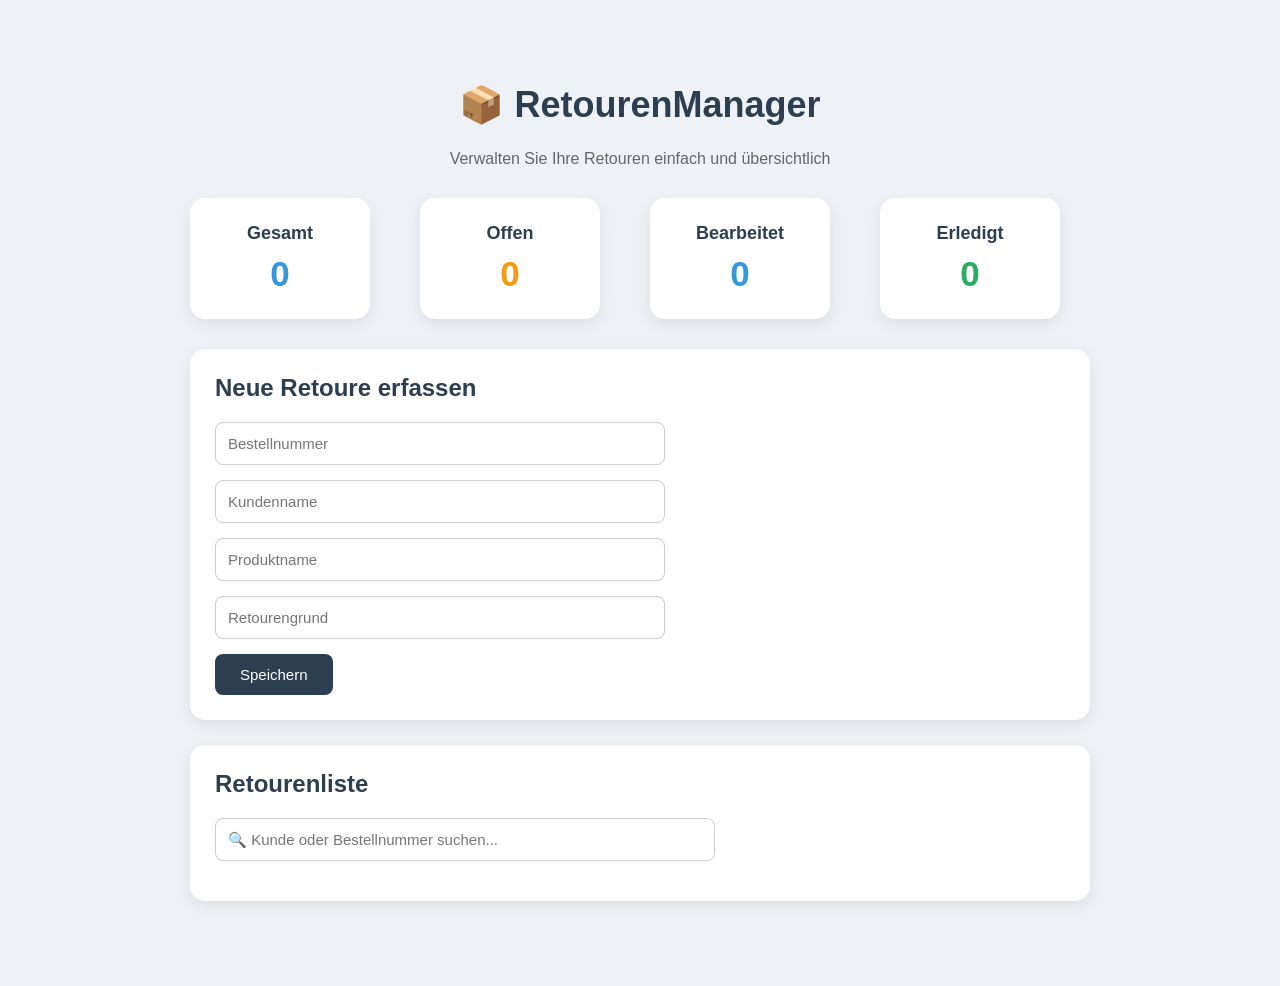
<file: frontend/index.html>
<!DOCTYPE html>
<html lang="de">
<head>
    <meta charset="UTF-8">
    <meta name="viewport" content="width=device-width, initial-scale=1.0">
    <title>RetourenManager</title>

    <link rel="stylesheet" href="css/style.css">
</head>

<body>

    <div class="container">

        <header>
            <h1>📦 RetourenManager</h1>
            <p>Verwalten Sie Ihre Retouren einfach und übersichtlich</p>
        </header>

<div class="dashboard">

    <div class="stat-box">
        <h3>Gesamt</h3>
        <p id="gesamtAnzahl">0</p>
    </div>


    <div class="stat-box">
        <h3>Offen</h3>
        <p id="offenAnzahl">0</p>
    </div>


    <div class="stat-box">
        <h3>Bearbeitet</h3>
        <p id="bearbeitetAnzahl">0</p>
    </div>


    <div class="stat-box">
        <h3>Erledigt</h3>
        <p id="erledigtAnzahl">0</p>
    </div>

</div>

        <div class="formular box">

            <h2>Neue Retoure erfassen</h2>

            <input type="text" id="bestellnummer" placeholder="Bestellnummer">

            <input type="text" id="kundenname" placeholder="Kundenname">

            <input type="text" id="produktname" placeholder="Produktname">

            <input type="text" id="retourengrund" placeholder="Retourengrund">


            <button id="speichernBtn">
                Speichern
            </button>

        </div>



        <div class="liste box">

    <h2>Retourenliste</h2>


    <input
        type="text"
        id="sucheInput"
        placeholder="🔍 Kunde oder Bestellnummer suchen..."
    >


    <div id="retourenListe"></div>


</div>



<script src="js/app.js"></script>

</body>
</html>
</file>
<file: frontend/css/style.css>
* {
    box-sizing: border-box;
}


body {

    font-family: Arial, sans-serif;

    background: #eef2f7;

    margin: 0;

    padding: 60px 40px;

    color: #333;

}



.container {

    max-width: 900px;

    margin: auto;

}



header {

    text-align: center;

    margin-bottom: 30px;

}



header h1 {

    color: #2c3e50;

    font-size: 36px;

}



header p {

    color: #666;

}



.box {

    background: white;

    padding: 25px;

    margin-bottom: 25px;

    border-radius: 15px;

    box-shadow: 0 5px 15px rgba(0,0,0,0.08);

}



h2 {

    color: #2c3e50;

    margin-top: 0;

}



input {

    width: 100%;

    max-width: 500px;

    display: block;

    margin-bottom: 15px;

    padding: 12px;

    border: 1px solid #ccc;

    border-radius: 8px;

    font-size: 15px;

}



input:focus {

    outline: none;

    border-color: #3498db;

}



button {

    background: #2c3e50;

    color: white;

    border: none;

    padding: 12px 25px;

    border-radius: 8px;

    cursor: pointer;

    font-size: 15px;

}



button:hover {

    background:#34495e;

}



/* Retouren Liste */

.retoure {

    background:#f8f9fa;

    padding:20px;

    margin-bottom:15px;

    border-radius:12px;

    border:1px solid #ddd;

}



.retoure-info {

    line-height:1.6;

}



.retoure-info h3 {

    margin-top:0;

    color:#2c3e50;

}



.retoure-footer {

    display:flex;

    justify-content:space-between;

    align-items:center;

    margin-top:15px;

}



/* Status Badge */

.status {

    padding:6px 14px;

    border-radius:20px;

    font-weight:bold;

    font-size:14px;

}



.status.offen {

    background:#fff3cd;

    color:#856404;

}



.status.bearbeitet {

    background:#dbeafe;

    color:#1d4ed8;

}



.status.erledigt {

    background:#dcfce7;

    color:#15803d;

}



/* Löschen Button */

.retoure button {

    background:#e74c3c;

    padding:8px 15px;

}



.retoure button:hover {

    background:#c0392b;

}



/* Formular */

.formular input {

    max-width:450px;

}



/* Mobile Ansicht */

@media(max-width:600px) {


    body {

        padding:30px 15px;

    }


    .retoure-footer {

        flex-direction:column;

        gap:10px;

        align-items:stretch;

    }


    .retoure button {

        width:100%;

    }

}

/* Dashboard */

.dashboard {

    display: flex;
    gap: 20px;
    margin-bottom: 30px;
    justify-content: center;

}


.stat-box {

    background: white;

    width: 180px;

    padding: 20px;

    border-radius: 15px;

    text-align: center;

    box-shadow: 0 5px 15px rgba(0,0,0,0.08);

}


.stat-box h3 {

    margin-top: 0;

    color: #2c3e50;

}


.stat-box p {

    font-size: 32px;

    font-weight: bold;

    color: #3498db;

    margin-bottom: 0;

}

/* Dashboard Farben */


.stat-box.gesamt {

    border-top: 5px solid #2c3e50;

}


.stat-box.offen {

    border-top: 5px solid #f39c12;

}


.stat-box.bearbeitet {

    border-top: 5px solid #3498db;

}


.stat-box.erledigt {

    border-top: 5px solid #27ae60;

}

@media (max-width: 700px) {


    .dashboard {

        flex-direction: column;

        align-items: center;

    }


    .stat-box {

        width: 90%;

    }


}

/* =========================
   Dashboard Design
========================= */


.dashboard {

    display: grid;

    grid-template-columns: repeat(4, 1fr);

    gap: 20px;

    margin-bottom: 30px;

}



.stat-box {

    background: white;

    padding: 25px;

    border-radius: 15px;

    text-align: center;

    box-shadow: 0 5px 15px rgba(0,0,0,0.08);

    transition: 0.3s;

}



.stat-box:hover {

    transform: translateY(-5px);

}



.stat-box h3 {

    margin: 0 0 10px;

    color: #2c3e50;

    font-size: 18px;

}



.stat-box p {

    font-size: 35px;

    font-weight: bold;

    margin: 0;

    color: #3498db;

}

.stat-box:nth-child(2) p {

    color: #f39c12;

}



.stat-box:nth-child(3) p {

    color: #3498db;

}



.stat-box:nth-child(4) p {

    color: #27ae60;

}

/* =========================
   Retouren Karten Design
========================= */


.retoure {

    background: white;

    padding: 20px;

    margin-bottom: 15px;

    border-radius: 15px;

    box-shadow: 0 5px 15px rgba(0,0,0,0.08);

    transition: 0.3s;

}



.retoure:hover {

    transform: translateY(-3px);

    box-shadow: 0 8px 20px rgba(0,0,0,0.12);

}



.retoure-info h3 {

    margin-top: 0;

    margin-bottom: 15px;

    color: #2c3e50;

    font-size: 22px;

}



.retoure-info p {

    margin: 8px 0;

    color: #555;

}



.retoure-footer {

    margin-top: 20px;

    display: flex;

    justify-content: space-between;

    align-items: center;

}



.status {

    padding: 8px 15px;

    border-radius: 20px;

    border: none;

    font-weight: bold;

    cursor: pointer;

}



/* Status renkleri */

.status.offen {

    background: #fff3cd;

    color: #856404;

}



.status.bearbeitet {

    background: #dbeafe;

    color: #1d4ed8;

}



.status.erledigt {

    background: #dcfce7;

    color: #15803d;

}



.retoure button {

    background: #e74c3c;

    color: white;

    border: none;

    padding: 10px 18px;

    border-radius: 8px;

    cursor: pointer;

}



.retoure button:hover {

    background: #c0392b;

}

/* =========================
   Mobile Design
========================= */


@media (max-width: 768px) {


    body {

        padding: 20px;

    }


    header h1 {

        font-size: 28px;

    }



    .dashboard {

        grid-template-columns: 1fr 1fr;

    }



    .stat-box {

        padding: 20px;

    }



    .stat-box p {

        font-size: 28px;

    }



    .retoure-footer {

        flex-direction: column;

        gap: 15px;

        align-items: stretch;

    }



    .retoure-footer select,

    .retoure-footer button {

        width: 100%;

    }


}

@media (max-width: 480px) {


    .dashboard {

        grid-template-columns: 1fr;

    }


    .box {

        padding: 15px;

    }


    input {

        font-size: 16px;

    }


    button {

        width: 100%;

    }


}

.keine-retouren {

    text-align: center;

    padding: 30px;

    font-size: 18px;

    color: #777;

}
</file>
